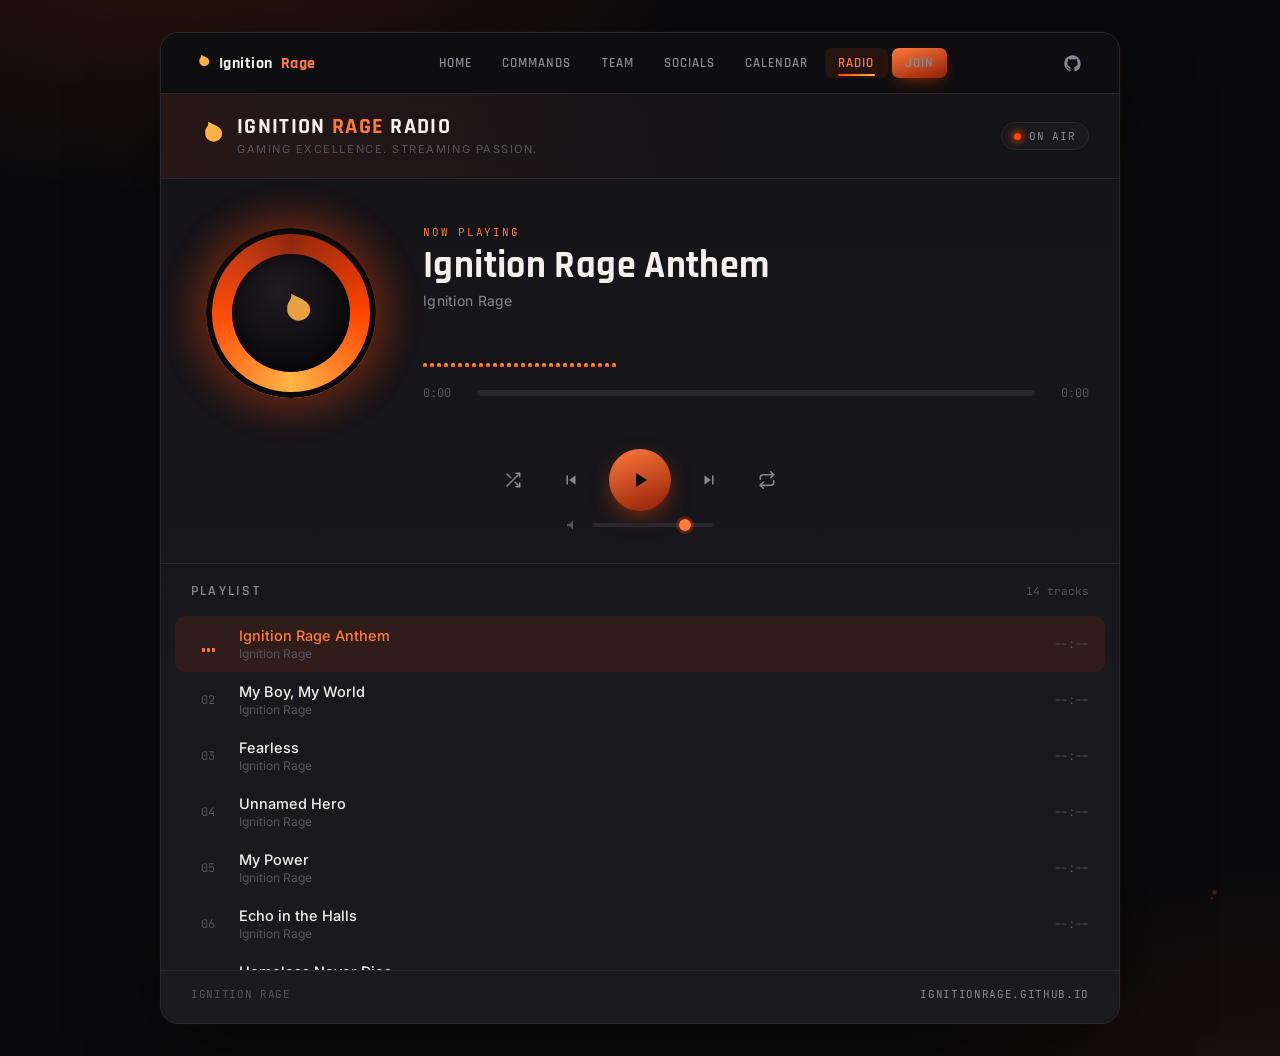
<file: radio/index.html>
<!DOCTYPE html>
<html lang="en">
<head>
<meta charset="UTF-8">
<meta name="viewport" content="width=device-width, initial-scale=1.0">
<title>Ignition Rage Radio</title>
<meta name="theme-color" content="#ff4500">
<link rel="preconnect" href="https://fonts.googleapis.com">
<link rel="preconnect" href="https://fonts.gstatic.com" crossorigin>
<link href="https://fonts.googleapis.com/css2?family=Rajdhani:wght@500;600;700&family=Inter:wght@400;500;600&family=JetBrains+Mono:wght@500&display=swap" rel="stylesheet">
      <!-- Favicon -->
    <link rel="icon" type="image/png" sizes="16x16" href="https://github.com/IgnitionRage.png">
    <link rel="icon" type="image/png" sizes="32x32" href="https://github.com/IgnitionRage.png">
    <link rel="apple-touch-icon" href="https://github.com/IgnitionRage.png">
    
<style>
  :root{
    --void:#0a0a0c;
    --panel:#141317;
    --panel-2:#1b1a1f;
    --line:#2a282e;
    --ember:#ff4500;
    --ember-bright:#ff7a3d;
    --ember-deep:#8f1f06;
    --gold:#ffb347;
    --ash:#8b8892;
    --ash-dim:#57545c;
    --white:#f4f1ec;
  }
  *{box-sizing:border-box;}
  html,body{margin:0;padding:0;}
  body{
    min-height:100vh;
    background:
      radial-gradient(ellipse 900px 500px at 15% -10%, rgba(255,69,0,0.16), transparent 60%),
      radial-gradient(ellipse 700px 500px at 100% 110%, rgba(255,69,0,0.10), transparent 60%),
      var(--void);
    color:var(--white);
    font-family:'Inter',sans-serif;
    display:flex;
    align-items:center;
    justify-content:center;
    padding:32px 16px;
  }

  /* faint moving ember particles behind everything */
  #emberField{
    position:fixed; inset:0; z-index:0; pointer-events:none; opacity:0.55;
  }

  .app{
    position:relative;
    z-index:1;
    width:100%;
    max-width:960px;
    background:linear-gradient(180deg, var(--panel), var(--panel-2));
    border:1px solid var(--line);
    border-radius:18px;
    overflow:hidden;
    box-shadow:0 30px 80px -20px rgba(0,0,0,0.7), 0 0 0 1px rgba(255,69,0,0.04);
  }

  /* ===== HEADER ===== */
  /* ===== SITE NAVBAR ===== */
  nav.site-nav{
    display:flex;
    align-items:center;
    justify-content:space-between;
    gap:16px;
    padding:14px 30px;
    border-bottom:1px solid var(--line);
    background:rgba(10,10,12,0.6);
  }
  .site-nav .nav-brand{
    display:flex; align-items:center; gap:8px;
    font-family:'Rajdhani',sans-serif;
    font-weight:700;
    font-size:16px;
    letter-spacing:0.03em;
    color:var(--white);
    text-decoration:none;
    flex:none;
  }
  .site-nav .nav-brand svg{ width:20px; height:20px; }
  .site-nav .nav-brand span{ color:var(--ember-bright); }
  .nav-links{
    list-style:none;
    display:flex;
    align-items:center;
    gap:4px;
    margin:0; padding:0;
    flex-wrap:wrap;
  }
  .nav-links a{
    display:inline-block;
    position:relative;
    padding:7px 13px;
    font-family:'Rajdhani',sans-serif;
    font-weight:600;
    font-size:13px;
    letter-spacing:0.08em;
    text-transform:uppercase;
    color:var(--ash);
    text-decoration:none;
    border-radius:7px;
    transition:color 0.15s, background 0.15s;
  }
  .nav-links a:hover{ color:var(--white); background:rgba(255,255,255,0.05); }
  .nav-links a.current{ color:var(--ember-bright); background:rgba(255,69,0,0.10); }
  .nav-links a.current::after{
    content:'';
    position:absolute; left:13px; right:13px; bottom:2px;
    height:2px; border-radius:2px;
    background:linear-gradient(90deg, var(--ember), var(--gold));
  }
  .nav-cta{
    display:inline-flex; align-items:center; gap:6px;
    padding:8px 16px;
    font-family:'Rajdhani',sans-serif;
    font-weight:700;
    font-size:12px;
    letter-spacing:0.08em;
    text-transform:uppercase;
    color:var(--void);
    background:linear-gradient(160deg, var(--ember-bright), var(--ember-deep));
    border-radius:999px;
    text-decoration:none;
    flex:none;
    box-shadow:0 6px 16px -6px rgba(255,69,0,0.6);
    transition:filter 0.15s, transform 0.1s;
  }
  .nav-cta:hover{ filter:brightness(1.1); }
  .nav-cta:active{ transform:scale(0.96); }
  .nav-github{
    display:flex; align-items:center; justify-content:center;
    width:32px; height:32px;
    border-radius:50%;
    color:var(--ash);
    flex:none;
    transition:color 0.15s, background 0.15s;
  }
  .nav-github:hover{ color:var(--white); background:rgba(255,255,255,0.06); }
  .nav-github svg{ width:17px; height:17px; }
  .nav-toggle{
    display:none;
    background:none; border:1px solid var(--line); border-radius:7px;
    width:36px; height:36px;
    align-items:center; justify-content:center;
    color:var(--white); cursor:pointer; flex:none;
  }
  .nav-toggle svg{ width:18px; height:18px; }

  @media (max-width:760px){
    nav.site-nav{ flex-wrap:wrap; }
    .nav-toggle{ display:flex; }
    .nav-links{
      display:none;
      width:100%;
      flex-direction:column;
      align-items:stretch;
      gap:2px;
      order:3;
      padding-top:10px;
      border-top:1px solid var(--line);
      margin-top:10px;
    }
    .nav-links.open{ display:flex; }
    .nav-links a{ padding:10px 12px; }
  }

  header{
    display:flex;
    align-items:center;
    justify-content:space-between;
    padding:22px 30px;
    border-bottom:1px solid var(--line);
    background:linear-gradient(90deg, rgba(255,69,0,0.08), transparent 60%);
  }
  .brand{
    display:flex;
    align-items:center;
    gap:12px;
  }
  .brand-mark{
    width:34px;height:34px;
    flex:none;
  }
  .brand h1{
    font-family:'Rajdhani',sans-serif;
    font-weight:700;
    font-size:22px;
    letter-spacing:0.06em;
    margin:0;
    text-transform:uppercase;
    line-height:1;
  }
  .brand h1 span{color:var(--ember-bright);}
  .brand p{
    margin:4px 0 0;
    font-size:11px;
    letter-spacing:0.14em;
    text-transform:uppercase;
    color:var(--ash-dim);
  }
  .live-pill{
    display:flex;
    align-items:center;
    gap:8px;
    font-family:'JetBrains Mono',monospace;
    font-size:11px;
    letter-spacing:0.08em;
    color:var(--ash);
    border:1px solid var(--line);
    padding:6px 12px;
    border-radius:999px;
    background:rgba(255,255,255,0.02);
  }
  .live-dot{
    width:7px;height:7px;border-radius:50%;
    background:var(--ember);
    box-shadow:0 0 8px 1px var(--ember);
    animation:pulse 1.6s ease-in-out infinite;
  }
  @keyframes pulse{
    0%,100%{opacity:1; transform:scale(1);}
    50%{opacity:0.45; transform:scale(0.8);}
  }

  /* ===== NOW PLAYING ===== */
  .stage{
    display:grid;
    grid-template-columns:200px 1fr;
    gap:32px;
    padding:34px 30px 10px;
  }
  .core-wrap{
    position:relative;
    width:200px;height:200px;
    display:flex;align-items:center;justify-content:center;
  }
  .core-glow{
    position:absolute; inset:-30px;
    border-radius:50%;
    background:radial-gradient(circle, rgba(255,69,0,0.35), transparent 70%);
    filter:blur(6px);
    animation:breathe 3.2s ease-in-out infinite;
  }
  @keyframes breathe{
    0%,100%{transform:scale(0.94); opacity:0.7;}
    50%{transform:scale(1.05); opacity:1;}
  }
  .core{
    position:relative;
    width:170px;height:170px;
    border-radius:50%;
    background:
      radial-gradient(circle at 35% 30%, rgba(255,255,255,0.08), transparent 55%),
      conic-gradient(from 0deg, var(--ember-deep), var(--ember), var(--gold), var(--ember), var(--ember-deep));
    display:flex;align-items:center;justify-content:center;
    box-shadow:inset 0 0 0 6px var(--void), 0 0 40px rgba(255,69,0,0.35);
  }
  .core.spinning{ animation:spin 6s linear infinite; }
  @keyframes spin{ to{ transform:rotate(360deg); } }
  .core-inner{
    width:118px;height:118px;
    border-radius:50%;
    background:radial-gradient(circle at 40% 30%, #1f1c22, #0c0b0e 70%);
    display:flex;align-items:center;justify-content:center;
    box-shadow:inset 0 0 18px rgba(0,0,0,0.6);
  }
  .core-icon{ width:46px; height:46px; opacity:0.9; }

  .track-info{ min-width:0; display:flex; flex-direction:column; justify-content:center; }
  .eyebrow{
    font-family:'JetBrains Mono',monospace;
    font-size:11px;
    letter-spacing:0.16em;
    color:var(--ember-bright);
    text-transform:uppercase;
    margin:0 0 8px;
  }
  .track-title{
    font-family:'Rajdhani',sans-serif;
    font-weight:700;
    font-size:clamp(26px,4vw,38px);
    line-height:1.05;
    margin:0;
    letter-spacing:0.01em;
    white-space:nowrap; overflow:hidden; text-overflow:ellipsis;
  }
  .track-artist{
    margin:6px 0 0;
    color:var(--ash);
    font-size:14px;
    letter-spacing:0.02em;
  }

  /* equalizer */
  .eq{
    display:flex; align-items:flex-end; gap:3px;
    height:40px; margin-top:18px;
  }
  .eq span{
    display:block;
    width:4px;
    border-radius:2px 2px 0 0;
    background:linear-gradient(180deg, var(--gold), var(--ember));
    height:4px;
    transform-origin:bottom;
    transition:height 0.09s linear;
  }

  /* progress */
  .progress-row{
    display:flex; align-items:center; gap:12px;
    margin-top:18px;
  }
  .time{
    font-family:'JetBrains Mono',monospace;
    font-size:12px;
    color:var(--ash-dim);
    width:42px;
    flex:none;
  }
  .time.end{ text-align:right; }
  .bar{
    position:relative;
    flex:1;
    height:6px;
    border-radius:999px;
    background:var(--line);
    cursor:pointer;
    overflow:hidden;
  }
  .bar-fill{
    position:absolute; inset:0 auto 0 0;
    width:0%;
    background:linear-gradient(90deg, var(--ember-deep), var(--ember-bright));
    border-radius:999px;
  }
  .bar-fill::after{
    content:'';
    position:absolute; right:-1px; top:50%;
    width:12px;height:12px;
    transform:translate(50%,-50%);
    background:var(--white);
    border-radius:50%;
    box-shadow:0 0 0 3px rgba(255,69,0,0.35);
    opacity:0;
    transition:opacity 0.15s;
  }
  .bar:hover .bar-fill::after{ opacity:1; }

  /* controls */
  .controls{
    display:flex; align-items:center; justify-content:center;
    gap:18px;
    margin:26px 0 6px;
  }
  .ctrl-btn{
    background:none; border:none; cursor:pointer;
    color:var(--ash);
    display:flex; align-items:center; justify-content:center;
    width:40px;height:40px;
    border-radius:50%;
    transition:color 0.15s, background 0.15s, transform 0.1s;
  }
  .ctrl-btn:hover{ color:var(--white); background:rgba(255,255,255,0.05); }
  .ctrl-btn:active{ transform:scale(0.92); }
  .ctrl-btn.active{ color:var(--ember-bright); }
  .ctrl-btn svg{ width:18px; height:18px; }
  .play-btn{
    width:62px; height:62px;
    background:linear-gradient(160deg, var(--ember-bright), var(--ember-deep));
    color:var(--void);
    box-shadow:0 8px 24px -6px rgba(255,69,0,0.6);
  }
  .play-btn:hover{ background:linear-gradient(160deg, var(--gold), var(--ember)); color:#1a0a00; }
  .play-btn svg{ width:24px; height:24px; }

  .volume-row{
    display:flex; align-items:center; justify-content:center; gap:10px;
    margin:4px 0 30px;
  }
  .volume-row svg{ width:16px; height:16px; color:var(--ash-dim); flex:none; }
  input[type="range"].volume{
    -webkit-appearance:none; appearance:none;
    width:120px; height:4px;
    background:var(--line);
    border-radius:999px;
    outline:none;
  }
  input[type="range"].volume::-webkit-slider-thumb{
    -webkit-appearance:none;
    width:12px;height:12px;border-radius:50%;
    background:var(--ember-bright);
    cursor:pointer;
    box-shadow:0 0 0 3px rgba(255,69,0,0.25);
  }
  input[type="range"].volume::-moz-range-thumb{
    width:12px;height:12px;border-radius:50%;
    background:var(--ember-bright); border:none; cursor:pointer;
  }

  /* ===== PLAYLIST ===== */
  .playlist-wrap{ border-top:1px solid var(--line); }
  .playlist-head{
    display:flex; align-items:center; justify-content:space-between;
    padding:18px 30px 10px;
  }
  .playlist-head h2{
    font-family:'Rajdhani',sans-serif;
    font-size:14px;
    letter-spacing:0.16em;
    text-transform:uppercase;
    color:var(--ash);
    margin:0;
    font-weight:600;
  }
  .playlist-head .count{
    font-family:'JetBrains Mono',monospace;
    font-size:11px;
    color:var(--ash-dim);
  }
  ul.playlist{
    list-style:none; margin:0; padding:6px 14px 20px;
    max-height:360px; overflow-y:auto;
  }
  ul.playlist::-webkit-scrollbar{ width:8px; }
  ul.playlist::-webkit-scrollbar-thumb{ background:var(--line); border-radius:999px; }

  .track-row{
    display:grid;
    grid-template-columns:34px 1fr auto;
    align-items:center;
    gap:14px;
    padding:11px 16px;
    border-radius:10px;
    cursor:pointer;
    transition:background 0.15s;
  }
  .track-row:hover{ background:rgba(255,255,255,0.04); }
  .track-row.playing{ background:rgba(255,69,0,0.10); }

  .track-index{
    font-family:'JetBrains Mono',monospace;
    font-size:12px;
    color:var(--ash-dim);
    text-align:center;
    position:relative;
  }
  .track-row.playing .track-index{ color:transparent; }
  .mini-bars{
    display:none;
    position:absolute; inset:0;
    align-items:flex-end; justify-content:center; gap:2px;
  }
  .track-row.playing .mini-bars{ display:flex; }
  .mini-bars span{
    width:3px; background:var(--ember-bright); border-radius:1px;
    height:4px; animation:mini 0.9s ease-in-out infinite;
  }
  .mini-bars span:nth-child(2){ animation-delay:0.15s; }
  .mini-bars span:nth-child(3){ animation-delay:0.3s; }
  @keyframes mini{
    0%,100%{ height:4px; } 50%{ height:14px; }
  }

  .track-meta{ min-width:0; }
  .track-meta .t-title{
    font-size:14.5px; font-weight:500;
    white-space:nowrap; overflow:hidden; text-overflow:ellipsis;
    color:var(--white);
  }
  .track-row.playing .t-title{ color:var(--ember-bright); }
  .track-meta .t-artist{
    font-size:12px; color:var(--ash-dim); margin-top:2px;
    white-space:nowrap; overflow:hidden; text-overflow:ellipsis;
  }
  .t-time{
    font-family:'JetBrains Mono',monospace;
    font-size:12px; color:var(--ash-dim);
  }

  footer{
    padding:16px 30px 22px;
    border-top:1px solid var(--line);
    display:flex; align-items:center; justify-content:space-between;
    font-size:11px; letter-spacing:0.06em; color:var(--ash-dim);
    text-transform:uppercase;
    font-family:'JetBrains Mono',monospace;
  }
  footer a{ color:var(--ash); text-decoration:none; }
  footer a:hover{ color:var(--ember-bright); }

  @media (max-width:640px){
    .stage{ grid-template-columns:1fr; text-align:center; }
    .core-wrap{ margin:0 auto; }
    .eq{ justify-content:center; }
    .track-title{ white-space:normal; }
  }
</style>
</head>
<body>

<canvas id="emberField"></canvas>

<div class="app">

  <nav class="site-nav">
    <a class="nav-brand" href="https://ignitionrage.github.io/">
      <svg viewBox="0 0 24 24" fill="none"><path d="M12 2c1 3-2 4-2 7a4 4 0 0 0 8 0c0-1-.5-2-1-2 1 3-1 4-2 4a2 2 0 0 1-2-2c0-2 2-2.5 1-5-1.5 1-4 2-4 6a6 6 0 0 0 12 0C22 6 16 4 12 2z" fill="url(#navG)"/><defs><linearGradient id="navG" x1="0" y1="0" x2="0" y2="24"><stop stop-color="#ffb347"/><stop offset="1" stop-color="#ff4500"/></linearGradient></defs></svg>
      Ignition<span>Rage</span>
    </a>

    <button class="nav-toggle" id="navToggle" aria-label="Toggle navigation" aria-expanded="false">
      <svg viewBox="0 0 24 24" fill="none" stroke="currentColor" stroke-width="2" stroke-linecap="round"><line x1="3" y1="6" x2="21" y2="6"/><line x1="3" y1="12" x2="21" y2="12"/><line x1="3" y1="18" x2="21" y2="18"/></svg>
    </button>

    <ul class="nav-links" id="navLinks">
      <li><a href="https://ignitionrage.github.io/">Home</a></li>
      <li><a href="https://ignitionrage.github.io/cmds">Commands</a></li>
      <li><a href="https://ignitionrage.github.io/team">Team</a></li>
      <li><a href="https://ignitionrage.github.io/social">Socials</a></li>
      <li><a href="https://ignitionrage.github.io/calendar">Calendar</a></li>
      <li><a class="current" href="#">Radio</a></li>
      <li><a class="nav-cta" href="https://ignitionrage.github.io/#join">Join</a></li>
    </ul>

    <a class="nav-github" href="https://github.com/IgnitionRage" target="_blank" rel="noopener" title="IgnitionRage on GitHub">
      <svg viewBox="0 0 24 24" fill="currentColor"><path d="M12 .5C5.65.5.5 5.65.5 12c0 5.09 3.29 9.4 7.86 10.93.58.1.79-.25.79-.56 0-.28-.01-1.02-.02-2-3.2.7-3.88-1.54-3.88-1.54-.52-1.33-1.28-1.69-1.28-1.69-1.05-.72.08-.7.08-.7 1.16.08 1.77 1.19 1.77 1.19 1.03 1.77 2.7 1.26 3.36.96.1-.75.4-1.26.73-1.55-2.55-.29-5.24-1.28-5.24-5.69 0-1.26.45-2.29 1.19-3.1-.12-.29-.52-1.46.11-3.05 0 0 .97-.31 3.18 1.18a11 11 0 0 1 5.79 0c2.2-1.49 3.17-1.18 3.17-1.18.63 1.59.23 2.76.11 3.05.74.81 1.19 1.84 1.19 3.1 0 4.42-2.69 5.4-5.25 5.68.41.36.78 1.07.78 2.16 0 1.56-.01 2.82-.01 3.2 0 .31.21.67.8.56A10.98 10.98 0 0 0 23.5 12c0-6.35-5.15-11.5-11.5-11.5z"/></svg>
    </a>
  </nav>

  <header>
    <div class="brand">
      <svg class="brand-mark" viewBox="0 0 24 24" fill="none">
        <path d="M12 2c1 3-2 4-2 7a4 4 0 0 0 8 0c0-1-.5-2-1-2 1 3-1 4-2 4a2 2 0 0 1-2-2c0-2 2-2.5 1-5-1.5 1-4 2-4 6a6 6 0 0 0 12 0C22 6 16 4 12 2z" fill="url(#g1)"/>
        <defs><linearGradient id="g1" x1="0" y1="0" x2="0" y2="24"><stop stop-color="#ffb347"/><stop offset="1" stop-color="#ff4500"/></linearGradient></defs>
      </svg>
      <div>
        <h1>IGNITION <span>RAGE</span> RADIO</h1>
        <p>Gaming Excellence. Streaming Passion.</p>
      </div>
    </div>
    <div class="live-pill"><span class="live-dot"></span> ON AIR</div>
  </header>

  <div class="stage">
    <div class="core-wrap">
      <div class="core-glow"></div>
      <div class="core" id="core">
        <div class="core-inner">
          <svg class="core-icon" viewBox="0 0 24 24" fill="none">
            <path d="M12 2c1 3-2 4-2 7a4 4 0 0 0 8 0c0-1-.5-2-1-2 1 3-1 4-2 4a2 2 0 0 1-2-2c0-2 2-2.5 1-5-1.5 1-4 2-4 6a6 6 0 0 0 12 0C22 6 16 4 12 2z" fill="url(#g2)"/>
            <defs><linearGradient id="g2" x1="0" y1="0" x2="0" y2="24"><stop stop-color="#ffb347"/><stop offset="1" stop-color="#ff4500"/></linearGradient></defs>
          </svg>
        </div>
      </div>
    </div>

    <div class="track-info">
      <p class="eyebrow" id="nowPlayingLabel">Now Playing</p>
      <h2 class="track-title" id="trackTitle">Loading…</h2>
      <p class="track-artist" id="trackArtist">Ignition Rage Radio</p>
      <div class="eq" id="eq"></div>

      <div class="progress-row">
        <span class="time" id="timeCurrent">0:00</span>
        <div class="bar" id="seekBar"><div class="bar-fill" id="seekFill"></div></div>
        <span class="time end" id="timeTotal">0:00</span>
      </div>
    </div>
  </div>

  <div class="controls">
    <button class="ctrl-btn" id="shuffleBtn" title="Shuffle">
      <svg viewBox="0 0 24 24" fill="none" stroke="currentColor" stroke-width="2" stroke-linecap="round" stroke-linejoin="round"><polyline points="16 3 21 3 21 8"/><line x1="4" y1="20" x2="21" y2="3"/><polyline points="21 16 21 21 16 21"/><line x1="15" y1="15" x2="21" y2="21"/><line x1="4" y1="4" x2="9" y2="9"/></svg>
    </button>
    <button class="ctrl-btn" id="prevBtn" title="Previous">
      <svg viewBox="0 0 24 24" fill="currentColor"><path d="M6 6h2v12H6zm3.5 6 8.5 6V6z"/></svg>
    </button>
    <button class="ctrl-btn play-btn" id="playBtn" title="Play">
      <svg id="playIcon" viewBox="0 0 24 24" fill="currentColor"><path d="M8 5v14l11-7z"/></svg>
    </button>
    <button class="ctrl-btn" id="nextBtn" title="Next">
      <svg viewBox="0 0 24 24" fill="currentColor"><path d="M16 6h2v12h-2zM6 6l8.5 6L6 18z"/></svg>
    </button>
    <button class="ctrl-btn" id="repeatBtn" title="Repeat">
      <svg viewBox="0 0 24 24" fill="none" stroke="currentColor" stroke-width="2" stroke-linecap="round" stroke-linejoin="round"><polyline points="17 1 21 5 17 9"/><path d="M3 11V9a4 4 0 0 1 4-4h14"/><polyline points="7 23 3 19 7 15"/><path d="M21 13v2a4 4 0 0 1-4 4H3"/></svg>
    </button>
  </div>

  <div class="volume-row">
    <svg viewBox="0 0 24 24" fill="currentColor"><path d="M3 10v4h4l5 5V5L7 10H3z"/></svg>
    <input type="range" class="volume" id="volume" min="0" max="100" value="80">
  </div>

  <div class="playlist-wrap">
    <div class="playlist-head">
      <h2>Playlist</h2>
      <span class="count" id="trackCount">0 tracks</span>
    </div>
    <ul class="playlist" id="playlist"></ul>
  </div>

  <footer>
    <span>Ignition Rage</span>
    <a href="https://ignitionrage.github.io/" target="_blank" rel="noopener">ignitionrage.github.io</a>
  </footer>

</div>

<audio id="audio" preload="metadata"></audio>

<script>
(function(){
  // ---------- Fallback playlist (used if songs.json can't be fetched, e.g. opened as a local file) ----------
  const FALLBACK_TRACKS = [
    { title: "Ignition Rage Anthem", artist: "Ignition Rage", file: "Ignition-Rage-Anthem.mp3" },
    { title: "My Boy, My World", artist: "Ignition Rage", file: "My-Boy--My-World.mp3" },
    { title: "Fearless", artist: "Ignition Rage", file: "Fearless.mp3" },
    { title: "Unnamed Hero", artist: "Ignition Rage", file: "Unnamed-Hero.mp3" },
    { title: "My Power", artist: "Ignition Rage", file: "My-Power.mp3" },
    { title: "Echo in the Halls", artist: "Ignition Rage", file: "Echo-in-the-Halls.mp3" },
    { title: "Homeless Never Dies", artist: "Ignition Rage", file: "HomelesNeverDies.mp3" },
    { title: "Rise of the Small Sailors", artist: "Ignition Rage", file: "Rise-of-the-Small-Sailors.mp3" },
    { title: "Pixel Heroes", artist: "Ignition Rage", file: "Pixel-Heroes.mp3" },
    { title: "Small Giants Rising", artist: "Ignition Rage", file: "Small-Giants-Rising.mp3" },
    { title: "When the Game Gets Sad", artist: "Ignition Rage", file: "When-the-Game-Gets-Sad.mp3" },
    { title: "Rise and Roar", artist: "Ignition Rage", file: "Rise-and-Roar.mp3" },
    { title: "Raise the Blade", artist: "Ignition Rage", file: "Raise-the-Blade.mp3" },
    { title: "Phoenix Rising", artist: "Ignition Rage", file: "Phoenix-Rising.mp3" }
  ];

  const audio = document.getElementById('audio');
  const playBtn = document.getElementById('playBtn');
  const playIcon = document.getElementById('playIcon');
  const prevBtn = document.getElementById('prevBtn');
  const nextBtn = document.getElementById('nextBtn');
  const shuffleBtn = document.getElementById('shuffleBtn');
  const repeatBtn = document.getElementById('repeatBtn');
  const seekBar = document.getElementById('seekBar');
  const seekFill = document.getElementById('seekFill');
  const timeCurrent = document.getElementById('timeCurrent');
  const timeTotal = document.getElementById('timeTotal');
  const trackTitle = document.getElementById('trackTitle');
  const trackArtist = document.getElementById('trackArtist');
  const playlistEl = document.getElementById('playlist');
  const trackCount = document.getElementById('trackCount');
  const volume = document.getElementById('volume');
  const core = document.getElementById('core');
  const eq = document.getElementById('eq');

  const ICON_PLAY = '<path d="M8 5v14l11-7z"/>';
  const ICON_PAUSE = '<path d="M6 5h4v14H6zM14 5h4v14h-4z"/>';

  let tracks = [];
  let currentIndex = 0;
  let isShuffled = false;
  let repeatMode = 0; // 0 off, 1 repeat all, 2 repeat one
  let shuffleOrder = [];

  // --- build equalizer bars (idle css-driven + audio-reactive when playing) ---
  const BAR_COUNT = 28;
  for(let i=0;i<BAR_COUNT;i++){
    const s = document.createElement('span');
    eq.appendChild(s);
  }
  const eqBars = eq.querySelectorAll('span');

  function formatTime(sec){
    if(!isFinite(sec) || sec < 0) sec = 0;
    const m = Math.floor(sec/60);
    const s = Math.floor(sec%60).toString().padStart(2,'0');
    return `${m}:${s}`;
  }

  function loadPlaylist(list){
    tracks = list;
    trackCount.textContent = tracks.length + (tracks.length === 1 ? ' track' : ' tracks');
    playlistEl.innerHTML = '';
    tracks.forEach((t, i) => {
      const li = document.createElement('li');
      li.className = 'track-row';
      li.dataset.index = i;
      li.innerHTML = `
        <span class="track-index">${String(i+1).padStart(2,'0')}
          <span class="mini-bars"><span></span><span></span><span></span></span>
        </span>
        <span class="track-meta">
          <div class="t-title">${escapeHtml(t.title)}</div>
          <div class="t-artist">${escapeHtml(t.artist || 'Ignition Rage')}</div>
        </span>
        <span class="t-time" data-time>--:--</span>
      `;
      li.addEventListener('click', () => playTrack(i));
      playlistEl.appendChild(li);
    });
    highlightPlaying();
    loadTrack(0, false);
  }

  function escapeHtml(str){
    const d = document.createElement('div');
    d.textContent = str;
    return d.innerHTML;
  }

  function loadTrack(index, autoplay){
    if(!tracks.length) return;
    currentIndex = index;
    const t = tracks[currentIndex];
    audio.src = t.file;
    trackTitle.textContent = t.title;
    trackArtist.textContent = t.artist || 'Ignition Rage';
    document.title = `${t.title} — Ignition Rage Radio`;
    highlightPlaying();
    if(autoplay){
      audio.play().catch(()=>{});
    }
  }

  function playTrack(index){
    loadTrack(index, true);
  }

  function highlightPlaying(){
    document.querySelectorAll('.track-row').forEach(row => {
      row.classList.toggle('playing', Number(row.dataset.index) === currentIndex);
    });
    const activeRow = playlistEl.querySelector(`.track-row[data-index="${currentIndex}"]`);
    if(activeRow) activeRow.scrollIntoView({block:'nearest'});
  }

  function togglePlay(){
    if(audio.paused){
      audio.play().catch(()=>{});
    } else {
      audio.pause();
    }
  }

  function nextTrack(){
    if(!tracks.length) return;
    let idx;
    if(isShuffled){
      idx = shuffleOrder[(shuffleOrder.indexOf(currentIndex) + 1) % shuffleOrder.length];
    } else {
      idx = (currentIndex + 1) % tracks.length;
    }
    playTrack(idx);
  }

  function prevTrack(){
    if(!tracks.length) return;
    if(audio.currentTime > 3){
      audio.currentTime = 0;
      return;
    }
    let idx;
    if(isShuffled){
      const pos = shuffleOrder.indexOf(currentIndex);
      idx = shuffleOrder[(pos - 1 + shuffleOrder.length) % shuffleOrder.length];
    } else {
      idx = (currentIndex - 1 + tracks.length) % tracks.length;
    }
    playTrack(idx);
  }

  function buildShuffleOrder(){
    shuffleOrder = tracks.map((_, i) => i);
    for(let i = shuffleOrder.length - 1; i > 0; i--){
      const j = Math.floor(Math.random() * (i+1));
      [shuffleOrder[i], shuffleOrder[j]] = [shuffleOrder[j], shuffleOrder[i]];
    }
  }

  // ---------- events ----------
  playBtn.addEventListener('click', togglePlay);
  nextBtn.addEventListener('click', nextTrack);
  prevBtn.addEventListener('click', prevTrack);

  shuffleBtn.addEventListener('click', () => {
    isShuffled = !isShuffled;
    shuffleBtn.classList.toggle('active', isShuffled);
    if(isShuffled) buildShuffleOrder();
  });

  repeatBtn.addEventListener('click', () => {
    repeatMode = (repeatMode + 1) % 3;
    repeatBtn.classList.toggle('active', repeatMode !== 0);
    repeatBtn.style.opacity = repeatMode === 2 ? '1' : '';
    repeatBtn.title = repeatMode === 0 ? 'Repeat off' : repeatMode === 1 ? 'Repeat all' : 'Repeat one';
  });

  audio.addEventListener('play', () => {
    playIcon.outerHTML = `<svg id="playIcon" viewBox="0 0 24 24" fill="currentColor">${ICON_PAUSE}</svg>`;
    document.getElementById('playIcon').setAttribute('viewBox','0 0 24 24');
    core.classList.add('spinning');
    startVisualizer();
  });
  audio.addEventListener('pause', () => {
    const el = document.getElementById('playIcon');
    el.outerHTML = `<svg id="playIcon" viewBox="0 0 24 24" fill="currentColor">${ICON_PLAY}</svg>`;
    core.classList.remove('spinning');
  });
  audio.addEventListener('ended', () => {
    if(repeatMode === 2){
      audio.currentTime = 0;
      audio.play().catch(()=>{});
    } else if(repeatMode === 1 || currentIndex < tracks.length - 1 || isShuffled){
      nextTrack();
    }
  });

  audio.addEventListener('loadedmetadata', () => {
    timeTotal.textContent = formatTime(audio.duration);
    const row = playlistEl.querySelector(`.track-row[data-index="${currentIndex}"] [data-time]`);
    if(row) row.textContent = formatTime(audio.duration);
  });

  audio.addEventListener('timeupdate', () => {
    timeCurrent.textContent = formatTime(audio.currentTime);
    const pct = audio.duration ? (audio.currentTime / audio.duration) * 100 : 0;
    seekFill.style.width = pct + '%';
  });

  seekBar.addEventListener('click', (e) => {
    const rect = seekBar.getBoundingClientRect();
    const pct = (e.clientX - rect.left) / rect.width;
    if(audio.duration) audio.currentTime = pct * audio.duration;
  });

  volume.addEventListener('input', () => {
    audio.volume = volume.value / 100;
  });
  audio.volume = volume.value / 100;

  // ---------- audio-reactive equalizer (Web Audio API) ----------
  let audioCtx, analyser, source, dataArray, rafId;
  function ensureAudioGraph(){
    if(audioCtx) return;
    try{
      audioCtx = new (window.AudioContext || window.webkitAudioContext)();
      source = audioCtx.createMediaElementSource(audio);
      analyser = audioCtx.createAnalyser();
      analyser.fftSize = 64;
      source.connect(analyser);
      analyser.connect(audioCtx.destination);
      dataArray = new Uint8Array(analyser.frequencyBinCount);
    }catch(e){ /* Web Audio unavailable — fall back to idle animation */ }
  }

  function startVisualizer(){
    ensureAudioGraph();
    if(audioCtx && audioCtx.state === 'suspended') audioCtx.resume();
    cancelAnimationFrame(rafId);
    tick();
  }

  function tick(){
    if(audio.paused){ return; }
    rafId = requestAnimationFrame(tick);
    if(analyser){
      analyser.getByteFrequencyData(dataArray);
      const n = eqBars.length;
      for(let i=0;i<n;i++){
        const v = dataArray[Math.floor(i * dataArray.length / n)] || 0;
        const h = 4 + (v/255) * 36;
        eqBars[i].style.height = h + 'px';
      }
    } else {
      // idle fallback flicker
      eqBars.forEach(b => {
        b.style.height = (4 + Math.random() * 28) + 'px';
      });
    }
  }

  // ---------- mobile nav toggle ----------
  const navToggle = document.getElementById('navToggle');
  const navLinksEl = document.getElementById('navLinks');
  if(navToggle && navLinksEl){
    navToggle.addEventListener('click', () => {
      const open = navLinksEl.classList.toggle('open');
      navToggle.setAttribute('aria-expanded', open ? 'true' : 'false');
    });
  }

  // ---------- keyboard shortcuts ----------
  document.addEventListener('keydown', (e) => {
    if(e.target.tagName === 'INPUT') return;
    if(e.code === 'Space'){ e.preventDefault(); togglePlay(); }
    if(e.code === 'ArrowRight'){ nextTrack(); }
    if(e.code === 'ArrowLeft'){ prevTrack(); }
  });

  // ---------- background ember particle field ----------
  (function emberField(){
    const canvas = document.getElementById('emberField');
    const ctx = canvas.getContext('2d');
    let w, h, particles;
    function resize(){
      w = canvas.width = window.innerWidth;
      h = canvas.height = window.innerHeight;
    }
    function makeParticles(){
      particles = Array.from({length: 46}, () => ({
        x: Math.random()*w,
        y: h + Math.random()*h,
        r: 0.6 + Math.random()*1.8,
        speed: 0.15 + Math.random()*0.5,
        drift: (Math.random()-0.5)*0.3,
        alpha: 0.15 + Math.random()*0.35
      }));
    }
    function loop(){
      ctx.clearRect(0,0,w,h);
      particles.forEach(p => {
        p.y -= p.speed;
        p.x += p.drift;
        if(p.y < -10){ p.y = h + 10; p.x = Math.random()*w; }
        ctx.beginPath();
        ctx.arc(p.x, p.y, p.r, 0, Math.PI*2);
        ctx.fillStyle = `rgba(255,${100+Math.floor(Math.random()*60)},40,${p.alpha})`;
        ctx.fill();
      });
      requestAnimationFrame(loop);
    }
    window.addEventListener('resize', () => { resize(); });
    resize(); makeParticles(); loop();
  })();

  // ---------- load playlist: try songs.json, fall back to embedded list ----------
  fetch('songs.json')
    .then(r => { if(!r.ok) throw new Error('bad response'); return r.json(); })
    .then(data => {
      const list = Array.isArray(data) ? data : data.tracks;
      loadPlaylist(list && list.length ? list : FALLBACK_TRACKS);
    })
    .catch(() => loadPlaylist(FALLBACK_TRACKS));

})();
</script>
</body>
</html>
</file>
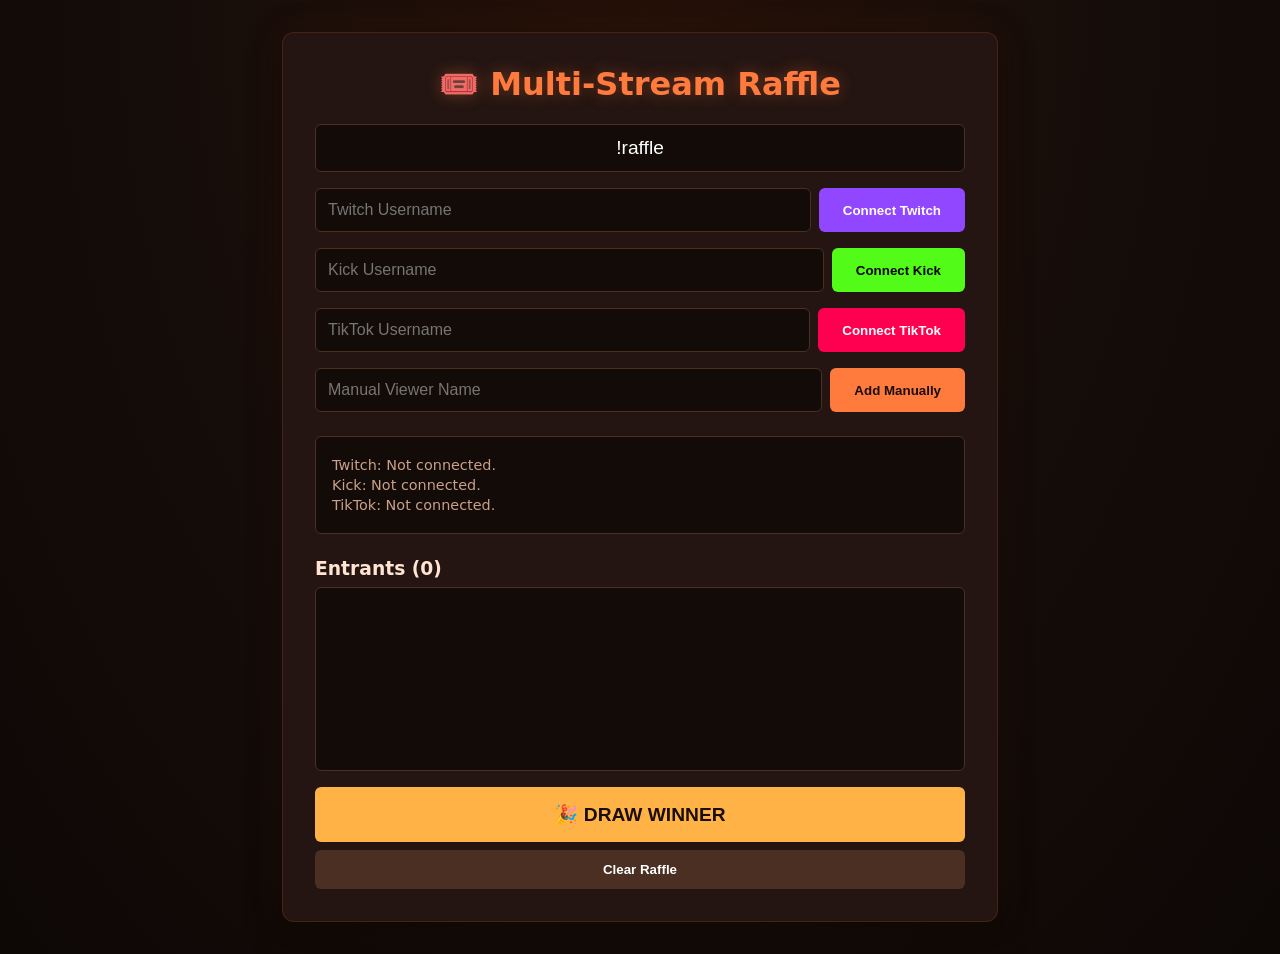
<file: raffle/index.html>
<!DOCTYPE html>
<html lang="en">
<head>
    <meta charset="UTF-8">
    <meta name="viewport" content="width=device-width, initial-scale=1.0">
    <title>Stream Raffle System - Twitch & Kick</title>
    <!-- Kick uses Pusher for their WebSockets. We have to load it from their CDN. -->
    <script src="https://js.pusher.com/8.3.0/pusher.min.js"></script>
    <script src="https://code.jquery.com/jquery-3.6.0.min.js"></script>
    <style>
        :root {
            --bg: #150d0a;
            --surface: #241512;
            --text: #ffe4d1;
            --primary: #ff7a3d;
            --twitch: #9146ff;
            --kick: #53fc18;
            --tiktok: #ff0050;
            --success: #ffb347;
            --danger: #ff4d4d;

            /* notify palette — reworked to fire/ember instead of cyan/violet */
            --cyan: #ff6a1a;
            --violet: #d7263d;
            --hot: #ff2d2d;
            --ok: #ffb347;
            --muted: #c9a08a;
            --line: rgba(255, 106, 26, 0.45);
            --panel: linear-gradient(
                145deg,
                rgba(40, 16, 8, 0.94) 0%,
                rgba(26, 10, 6, 0.9) 55%,
                rgba(18, 7, 4, 0.92) 100%
            );
            --accent: var(--cyan);
        }
        body {
            font-family: system-ui, -apple-system, sans-serif;
            background: radial-gradient(ellipse at top, #241109 0%, #150d0a 55%, #0d0705 100%);
            color: var(--text);
            display: flex;
            justify-content: center;
            padding: 2rem;
            margin: 0;
        }
        .container {
            background: var(--surface);
            padding: 2rem;
            border-radius: 12px;
            width: 100%;
            max-width: 650px;
            box-shadow: 0 8px 32px rgba(0,0,0,0.5), 0 0 40px rgba(255, 106, 26, 0.08);
            border: 1px solid rgba(255, 122, 61, 0.15);
        }
        h1 { margin-top: 0; text-align: center; color: var(--primary); text-shadow: 0 0 16px rgba(255, 122, 61, 0.35); }
        .controls {
            display: grid;
            grid-template-columns: 1fr;
            gap: 1rem;
            margin-bottom: 1.5rem;
        }
        .input-group {
            display: flex;
            gap: 0.5rem;
        }
        input {
            flex: 1;
            padding: 0.75rem;
            border: 1px solid #4a2f22;
            border-radius: 6px;
            background: #120b08;
            color: white;
            font-size: 1rem;
        }
        button {
            padding: 0.75rem 1.5rem;
            border: none;
            border-radius: 6px;
            color: #1a0e08;
            font-weight: bold;
            cursor: pointer;
            transition: opacity 0.2s;
            white-space: nowrap;
        }
        button:hover { opacity: 0.8; }
        .btn-twitch { background: var(--twitch); color: white; }
        .btn-kick { background: var(--kick); color: black; }
        .btn-tiktok { background: var(--tiktok); color: white; }
        .btn-manual { background: var(--primary); }
        .btn-draw { background: var(--success); width: 100%; font-size: 1.2rem; margin-top: 1rem; padding: 1rem;}

        .status-container {
            background: #120b08;
            padding: 1rem;
            border-radius: 6px;
            margin-bottom: 1.5rem;
            border: 1px solid #4a2f22;
        }
        .status { font-size: 0.9rem; margin: 0.25rem 0; color: #c9a08a; }

        .entrants-box {
            background: #120b08;
            border: 1px solid #4a2f22;
            border-radius: 6px;
            padding: 1rem;
            min-height: 150px;
            max-height: 250px;
            overflow-y: auto;
            display: flex;
            flex-wrap: wrap;
            gap: 0.5rem;
            align-content: flex-start;
        }
        .entrant-tag {
            background: #2e1a12;
            padding: 0.25rem 0.5rem 0.25rem 0.75rem;
            border-radius: 20px;
            font-size: 0.9rem;
            border-left: 3px solid var(--primary);
            display: flex;
            align-items: center;
            gap: 0.4rem;
        }
        .tag-twitch { border-left-color: var(--twitch); }
        .tag-kick { border-left-color: var(--kick); }
        .tag-tiktok { border-left-color: var(--tiktok); }
        .entrant-remove {
            background: none;
            border: none;
            color: var(--danger);
            font-size: 0.9rem;
            font-weight: bold;
            line-height: 1;
            padding: 0.1rem 0.3rem;
            border-radius: 50%;
            cursor: pointer;
        }
        .entrant-remove:hover {
            background: rgba(243, 139, 168, 0.2);
            opacity: 1;
        }

        .winner-display {
            display: none;
            text-align: center;
            margin-top: 2rem;
            padding: 2rem;
            background: #2e1a12;
            border-radius: 8px;
            border: 2px solid var(--success);
        }
        .winner-name {
            font-size: 2.5rem;
            color: var(--success);
            font-weight: bold;
            margin: 1rem 0;
        }

        /* ==== thommie-notify (unmodified notification styling) ==== */
        .template { display: none !important; }

        .notif-stack {
            position: fixed;
            top: 2.4vh;
            left: 2.2vw;
            width: min(360px, 28vw);
            display: flex;
            flex-direction: column;
            gap: 10px;
            z-index: 9999;
            pointer-events: none;
        }

        .notification {
            position: relative;
            display: none;
            width: 100%;
            padding: 12px 14px 14px;
            border-radius: 12px;
            border: 1px solid var(--line);
            background: var(--panel);
            color: var(--text);
            box-shadow:
                0 0 0 1px rgba(0, 229, 255, 0.1),
                0 0 22px rgba(0, 229, 255, 0.16),
                0 10px 28px rgba(0, 0, 0, 0.4);
            overflow: hidden;
            animation: notifIn 0.35s cubic-bezier(0.2, 0.8, 0.2, 1) both;
        }

        @keyframes notifIn {
            from { opacity: 0; transform: translateX(-18px) scale(0.96); }
            to { opacity: 1; transform: translateX(0) scale(1); }
        }

        .notification.leaving { animation: notifOut 0.3s ease-in forwards; }

        @keyframes notifOut {
            to { opacity: 0; transform: translateX(-14px) scale(0.96); }
        }

        .notification::before {
            content: '';
            position: absolute;
            left: 0;
            top: 8px;
            bottom: 8px;
            width: 3px;
            border-radius: 0 3px 3px 0;
            background: var(--accent);
            box-shadow: 0 0 10px var(--accent);
        }

        .notification .edge {
            position: absolute;
            left: 14px;
            right: 14px;
            height: 1px;
            background: linear-gradient(90deg, transparent 0%, rgba(0, 229, 255, 0.5) 20%, rgba(124, 92, 255, 0.5) 80%, transparent 100%);
            pointer-events: none;
        }
        .notification .edge-top { top: 0; }
        .notification .edge-bottom { bottom: 0; opacity: 0.5; }

        .bignotif-container { display: flex; align-items: flex-start; gap: 12px; background: transparent; width: 100%; height: auto; }
        .bignotif-icon {
            float: none; padding: 0; margin: 0; width: 36px; height: 36px; min-width: 36px; border-radius: 10px;
            display: flex; align-items: center; justify-content: center; font-size: 15px; color: var(--accent);
            background: rgba(0, 229, 255, 0.08); border: 1px solid color-mix(in srgb, var(--accent) 40%, transparent);
            box-shadow: 0 0 14px color-mix(in srgb, var(--accent) 25%, transparent); flex-shrink: 0;
        }
        .bignotif-icon svg {
            width: 18px; height: 18px; display: block; color: var(--accent);
            filter: drop-shadow(0 0 6px color-mix(in srgb, var(--accent) 55%, transparent));
        }
        .bignotif-message { flex: 1; min-width: 0; padding: 0; height: auto; }
        .bignotif-title {
            font-size: 10px !important; font-weight: 700; letter-spacing: 0.2em; text-transform: uppercase;
            color: var(--accent); margin-bottom: 3px; text-shadow: 0 0 10px color-mix(in srgb, var(--accent) 45%, transparent);
        }
        .bignotif-text { font-weight: 500; font-size: 13px !important; line-height: 1.4; color: var(--text); }

        .progress-bar { position: absolute; left: 0; right: 0; bottom: 0; height: 2px; background: rgba(0, 20, 40, 0.55); overflow: hidden; }
        .progress-bar .progress {
            height: 100%; width: 100%; transform-origin: left center;
            background: linear-gradient(90deg, var(--cyan), var(--violet));
            box-shadow: 0 0 8px rgba(0, 229, 255, 0.65);
            animation: progressShrink linear forwards;
        }
        @keyframes progressShrink { from { transform: scaleX(1); } to { transform: scaleX(0); } }

        .notification.success { --accent: var(--ok); }
        .notification.error { --accent: var(--hot); }
        .notification.primary,.notification.info { --accent: var(--cyan); }
        .notification.twitch { --accent: var(--twitch); }
        .notification.kick { --accent: var(--kick); }
        .notification.tiktok { --accent: var(--tiktok); }
    </style>
</head>
<body>

<div class="notif-stack"></div>
<div class="notification template" aria-hidden="true"></div>

<div class="container">
    <h1>🎟️ Multi-Stream Raffle</h1>

    <div style="margin-bottom: 1rem;">
        <input type="text" id="raffleKeyword" placeholder="Raffle Keyword (e.g., !raffle)" value="!raffle" style="width: 100%; box-sizing: border-box; text-align: center; font-size: 1.2rem;">
    </div>

    <div class="controls">
        <!-- Twitch Auto-Connect -->
        <div class="input-group">
            <input type="text" id="twitchChannel" placeholder="Twitch Username">
            <button class="btn-twitch" onclick="connectTwitch()">Connect Twitch</button>
        </div>
        <!-- Kick Auto-Connect (Experimental) -->
        <div class="input-group">
            <input type="text" id="kickChannel" placeholder="Kick Username">
            <button class="btn-kick" onclick="connectKick()">Connect Kick</button>
        </div>

        <!-- TikTok Auto-Connect (via Euler Stream) -->
        <div class="input-group">
            <input type="text" id="tiktokChannel" placeholder="TikTok Username">
            <button class="btn-tiktok" onclick="connectTikTok()">Connect TikTok</button>
        </div>

        <!-- Manual Entry (any platform, e.g. someone you saw in chat) -->
        <div class="input-group">
            <input type="text" id="manualName" placeholder="Manual Viewer Name">
            <button class="btn-manual" onclick="addManualEntry()">Add Manually</button>
        </div>
    </div>

    <div class="status-container">
        <div class="status" id="statusTwitch">Twitch: Not connected.</div>
        <div class="status" id="statusKick">Kick: Not connected.</div>
        <div class="status" id="statusTiktok">TikTok: Not connected.</div>
    </div>

    <h3 style="margin-bottom: 0.5rem;">Entrants (<span id="entrantCount">0</span>)</h3>
    <div class="entrants-box" id="entrantsBox"></div>

    <button class="btn-draw" onclick="drawWinner()">🎉 DRAW WINNER</button>
    <button style="width: 100%; margin-top: 0.5rem; background: #4a2f22; color: white;" onclick="clearRaffle()">Clear Raffle</button>

    <div class="winner-display" id="winnerDisplay">
        <h2>🏆 WINNER 🏆</h2>
        <div class="winner-name" id="winnerName">username</div>
    </div>
</div>

<script>
    /* ==================================================================
       thommie-notify — notification engine (adapted, no jQuery dependency
       needed beyond what's already loaded; SVG icons inline, no FA)
       ================================================================== */
    const SVG = {
        check: '<svg viewBox="0 0 24 24" fill="none" stroke="currentColor" stroke-width="2.2" stroke-linecap="round" stroke-linejoin="round"><path d="M20 6L9 17l-5-5"/></svg>',
        warn: '<svg viewBox="0 0 24 24" fill="none" stroke="currentColor" stroke-width="2.2" stroke-linecap="round" stroke-linejoin="round"><path d="M10.3 3.9L1.8 18a2 2 0 001.7 3h16.9a2 2 0 001.7-3L12.7 3.9a2 2 0 00-3.4 0z"/><path d="M12 9v4"/><path d="M12 17h.01"/></svg>',
        info: '<svg viewBox="0 0 24 24" fill="none" stroke="currentColor" stroke-width="2.2" stroke-linecap="round" stroke-linejoin="round"><circle cx="12" cy="12" r="10"/><path d="M12 16v-4"/><path d="M12 8h.01"/></svg>',
        star: '<svg viewBox="0 0 24 24" fill="none" stroke="currentColor" stroke-width="2.2" stroke-linecap="round" stroke-linejoin="round"><path d="M12 3l2.6 5.7L21 9.6l-4.5 4.2L17.7 21 12 17.8 6.3 21l1.2-7.2L3 9.6l6.4-.9L12 3z"/></svg>',
        twitch: '<svg viewBox="0 0 24 24" fill="none" stroke="currentColor" stroke-width="2.2" stroke-linecap="round" stroke-linejoin="round"><path d="M4 3L3 7v13h5v3l3-3h4l5-5V3H4z"/><path d="M15 8v4M11 8v4"/></svg>',
        kick: '<svg viewBox="0 0 24 24" fill="none" stroke="currentColor" stroke-width="2.2" stroke-linecap="round" stroke-linejoin="round"><path d="M4 4h5v5l5-5h6l-8 8 8 9h-6l-5-5v5H4z"/></svg>',
        tiktok: '<svg viewBox="0 0 24 24" fill="none" stroke="currentColor" stroke-width="2.2" stroke-linecap="round" stroke-linejoin="round"><path d="M16 3v10.5a3.5 3.5 0 11-3.5-3.5"/><path d="M16 3c0 2.5 2 4.5 4.5 4.5"/></svg>',
    };

    const TYPE_META = {
        success: { title: 'Raffle',  svg: SVG.check },
        error:   { title: 'Raffle',  svg: SVG.warn },
        primary: { title: 'Raffle',  svg: SVG.info },
        info:    { title: 'Raffle',  svg: SVG.info },
        winner:  { title: 'Winner',  svg: SVG.star },
        twitch:  { title: 'Twitch',  svg: SVG.twitch },
        kick:    { title: 'Kick',    svg: SVG.kick },
        tiktok:  { title: 'TikTok',  svg: SVG.tiktok },
    };

    function ensureStack() {
        let stack = document.querySelector('.notif-stack');
        if (!stack) {
            stack = document.createElement('div');
            stack.className = 'notif-stack';
            document.body.appendChild(stack);
        }
        return stack;
    }

    function resolveMeta(type) {
        const t = (type || 'primary').toLowerCase();
        return TYPE_META[t] || { title: 'Raffle', svg: SVG.info };
    }

    function ShowNotif(data) {
        const type = (data.type || 'primary').toLowerCase();
        const length = data.length != null ? Number(data.length) : 3500;
        const text = data.text != null ? String(data.text) : '';
        const meta = resolveMeta(type);

        const notification = document.createElement('div');
        notification.className = 'notification ' + type;
        notification.innerHTML =
            '<div class="edge edge-top"></div>' +
            '<div class="edge edge-bottom"></div>' +
            '<div class="bignotif-container">' +
                '<div class="bignotif-icon">' + meta.svg + '</div>' +
                '<div class="bignotif-message">' +
                    '<div class="bignotif-title">' + meta.title + '</div>' +
                    '<div class="bignotif-text"></div>' +
                '</div>' +
            '</div>' +
            '<div class="progress-bar"><div class="progress"></div></div>';

        notification.querySelector('.bignotif-text').textContent = text;

        const stack = ensureStack();
        notification.style.display = 'block';
        stack.appendChild(notification);

        const progress = notification.querySelector('.progress');
        progress.style.animationDuration = length + 'ms';

        setTimeout(function () {
            notification.classList.add('leaving');
            setTimeout(function () {
                notification.remove();
            }, 320);
        }, length);
    }

    // Kept for parity with the original resource, in case something posts
    // a message the way SendNuiMessage would in-game.
    window.addEventListener('message', function (event) {
        const data = event.data || {};
        if (data.action === 'show' || data.text != null) {
            ShowNotif(data);
        }
    });

    /* ==================================================================
       Raffle logic — now firing notifications for connect/error/winner
       events instead of (or alongside) the plain status text.
       ================================================================== */
    let entrants = new Map(); // Using Map to store name + platform

    // --- PERSISTENCE (localStorage — more reliable than cookies for a
    // page opened as a local file) ---
    const STORAGE_KEY = 'ignitionRageRaffle';

    function saveState() {
        try {
            const state = {
                entrants: Array.from(entrants.entries()),
                raffleKeyword: document.getElementById('raffleKeyword').value,
                twitchChannel: document.getElementById('twitchChannel').value,
                kickChannel: document.getElementById('kickChannel').value,
                tiktokChannel: document.getElementById('tiktokChannel').value,
                manualName: document.getElementById('manualName').value,
            };
            localStorage.setItem(STORAGE_KEY, JSON.stringify(state));
        } catch (e) {
            console.warn('Could not save raffle state:', e);
        }
    }

    function loadState() {
        try {
            const raw = localStorage.getItem(STORAGE_KEY);
            if (!raw) return;
            const state = JSON.parse(raw);

            if (Array.isArray(state.entrants)) {
                entrants = new Map(state.entrants);
            }
            if (state.raffleKeyword) document.getElementById('raffleKeyword').value = state.raffleKeyword;
            if (state.twitchChannel) document.getElementById('twitchChannel').value = state.twitchChannel;
            if (state.kickChannel) document.getElementById('kickChannel').value = state.kickChannel;
            if (state.tiktokChannel) document.getElementById('tiktokChannel').value = state.tiktokChannel;
            if (state.manualName) document.getElementById('manualName').value = state.manualName;
        } catch (e) {
            console.warn('Could not load raffle state:', e);
        }
    }
    let twitchWs = null;
    let kickPusher = null;

    // --- SOUND EFFECT SETUP ---
    const winSound = new Audio('https://assets.mixkit.co/active_storage/sfx/2013/2013-preview.mp3');
    winSound.volume = 0.5;

    function updateDisplay() {
        const box = document.getElementById('entrantsBox');
        document.getElementById('entrantCount').innerText = entrants.size;
        box.innerHTML = '';
        entrants.forEach((platform, name) => {
            const tag = document.createElement('div');
            tag.className = `entrant-tag tag-${platform}`;

            const label = document.createElement('span');
            label.innerText = name;
            tag.appendChild(label);

            const removeBtn = document.createElement('button');
            removeBtn.className = 'entrant-remove';
            removeBtn.innerText = '×';
            removeBtn.title = `Remove ${name}`;
            removeBtn.onclick = () => removeEntry(name);
            tag.appendChild(removeBtn);

            box.appendChild(tag);
        });
        saveState();
    }

    function addEntry(name, platform) {
        if (entrants.has(name)) {
            console.log('[Entrants] skipped duplicate:', { name, platform });
            return;
        }
        entrants.set(name, platform);
        console.log('[Entrants] added:', { name, platform, totalEntrants: entrants.size });
        updateDisplay();
    }

    function removeEntry(name) {
        const platform = entrants.get(name);
        if (entrants.delete(name)) {
            console.log('[Entrants] removed:', { name, platform, totalEntrants: entrants.size });
            updateDisplay();
            ShowNotif({ type: 'primary', text: `Removed ${name} from the raffle.`, length: 2500 });
        } else {
            console.warn('[Entrants] remove requested for name not in list:', name);
        }
    }

    function addManualEntry() {
        const input = document.getElementById('manualName');
        const name = input.value.trim();
        if (name) {
            console.log('[Entrants] manual entry added:', name);
            addEntry(name, 'manual');
            input.value = '';
            input.focus();
        }
    }

    // --- TWITCH CONNECTION ---
    function connectTwitch() {
        const channel = document.getElementById('twitchChannel').value.trim().toLowerCase();
        const keyword = document.getElementById('raffleKeyword').value.trim().toLowerCase();
        const status = document.getElementById('statusTwitch');

        if (!channel) return alert("Please enter a Twitch channel name");

        console.log('[Twitch] connecting', { channel, keyword });

        if (twitchWs) {
            console.log('[Twitch] closing existing connection before reconnecting');
            twitchWs.close();
        }
        status.innerText = `Connecting to Twitch #${channel}...`;

        twitchWs = new WebSocket('wss://irc-ws.chat.twitch.tv:443');

        twitchWs.onopen = () => {
            console.log('[Twitch] onopen — socket established, sending CAP/PASS/NICK/JOIN');
            twitchWs.send('CAP REQ :twitch.tv/tags twitch.tv/commands');
            twitchWs.send('PASS SCHMOOPIIE');
            twitchWs.send('NICK justinfan12345');
            twitchWs.send(`JOIN #${channel}`);
            status.innerText = `🟢 Twitch: Connected to #${channel}`;
            status.style.color = 'var(--success)';
            ShowNotif({ type: 'twitch', text: `Connected to Twitch #${channel}`, length: 3500 });
        };

        twitchWs.onmessage = (event) => {
            const messages = event.data.split('\r\n');
            messages.forEach(msg => {
                if (!msg) return;
                if (msg.startsWith('PING')) {
                    console.log('[Twitch] PING received — sending PONG');
                    twitchWs.send('PONG :tmi.twitch.tv');
                } else {
                    const match = msg.match(/:(\w+)!\w+@[\w\.]+\sPRIVMSG\s#\w+\s:(.*)/);
                    if (match) {
                        const username = match[1];
                        const text = match[2].trim().toLowerCase();
                        console.log('[Twitch] chat message:', { username, text });
                        if (text === keyword) {
                            console.log('[Twitch] keyword match — adding entrant:', username);
                            addEntry(username, 'twitch');
                        }
                    } else {
                        console.log('[Twitch] unhandled IRC line:', msg);
                    }
                }
            });
        };

        twitchWs.onerror = (e) => {
            console.error('[Twitch] onerror', e);
            status.innerText = "🔴 Twitch: Error connecting.";
            status.style.color = 'var(--danger)';
            ShowNotif({ type: 'error', text: 'Twitch connection error.', length: 4000 });
        };

        twitchWs.onclose = (e) => {
            console.log('[Twitch] onclose', { code: e.code, reason: e.reason, wasClean: e.wasClean });
        };
    }

    // --- KICK CONNECTION (EXPERIMENTAL) ---
    async function connectKick() {
        const channel = document.getElementById('kickChannel').value.trim().toLowerCase();
        const keyword = document.getElementById('raffleKeyword').value.trim().toLowerCase();
        const status = document.getElementById('statusKick');

        if (!channel) return alert("Please enter a Kick channel name");

        console.log('[Kick] connecting', { channel, keyword });
        status.innerText = `Attempting to bypass CORS and connect to Kick...`;
        status.style.color = '#c9a08a';

        // Public CORS proxies get rate-limited/blocked by Cloudflare fairly
        // often, so we try a short list in order rather than relying on one.
        const kickApiUrl = `https://kick.com/api/v1/channels/${channel}`;
        const proxies = [
            (url) => `https://corsproxy.io/?url=${encodeURIComponent(url)}`,
            (url) => `https://api.allorigins.win/raw?url=${encodeURIComponent(url)}`,
            (url) => `https://thingproxy.freeboard.io/fetch/${url}`,
        ];

        try {
            let data = null;
            let lastError = null;

            for (const buildUrl of proxies) {
                const proxied = buildUrl(kickApiUrl);
                try {
                    console.log('[Kick] trying proxy:', proxied);
                    const response = await fetch(proxied);
                    if (!response.ok) throw new Error(`Proxy returned ${response.status}`);
                    data = await response.json();
                    console.log('[Kick] proxy succeeded:', proxied, data);
                    break; // success, stop trying more proxies
                } catch (err) {
                    console.warn('[Kick] proxy failed:', proxied, err);
                    lastError = err;
                }
            }

            if (!data) throw lastError || new Error("All CORS proxies failed");

            const chatroomId = data.chatroom.id;
            console.log('[Kick] resolved chatroom ID:', chatroomId);

            if (kickPusher) {
                console.log('[Kick] disconnecting existing Pusher instance before reconnecting');
                kickPusher.disconnect();
            }

            kickPusher = new Pusher('32cbd69e4b950bf97679', {
                cluster: 'us2',
                forceTLS: true
            });

            kickPusher.connection.bind('state_change', (states) => {
                console.log('[Kick] Pusher connection state change:', states);
            });
            kickPusher.connection.bind('error', (err) => {
                console.error('[Kick] Pusher connection error:', err);
            });

            const pusherChannel = kickPusher.subscribe(`chatrooms.${chatroomId}.v2`);

            pusherChannel.bind('pusher:subscription_succeeded', () => {
                console.log('[Kick] subscribed to chatroom channel:', `chatrooms.${chatroomId}.v2`);
            });
            pusherChannel.bind('pusher:subscription_error', (err) => {
                console.error('[Kick] subscription error:', err);
            });

            pusherChannel.bind('App\\Events\\ChatMessageEvent', function(data) {
                const text = data.content.trim().toLowerCase();
                console.log('[Kick] chat message:', { sender: data.sender && data.sender.username, text });
                if (text === keyword) {
                    console.log('[Kick] keyword match — adding entrant:', data.sender.username);
                    addEntry(data.sender.username, 'kick');
                }
            });

            status.innerText = `🟢 Kick: Connected to ${channel}!`;
            status.style.color = 'var(--kick)';
            ShowNotif({ type: 'kick', text: `Connected to Kick ${channel}`, length: 3500 });

        } catch (error) {
            console.error('[Kick] connection failed:', error);
            status.innerText = `🔴 Kick: Connection Failed (${error.message}). Cloudflare blocked the request.`;
            status.style.color = 'var(--danger)';
            ShowNotif({ type: 'error', text: `Kick connection failed: ${error.message}`, length: 4500 });
        }
    }

    // --- TIKTOK CONNECTION (via Euler Stream — hosted signing service) ---
    // WARNING: this key is embedded directly in this file. Do not publish
    // this file anywhere public (GitHub Pages, a public repo, etc.) or
    // anyone who views source can use your Euler Stream quota with it.
    const EULER_API_KEY = 'euler_Y2YxNGJjNjBiYTc3YWUwZjlkY2YyZGVkYjJlNWMzNmY0MTQxYzc4OGVhZWU3ZjUxMzBhZTFh';
    let tiktokWs = null;
    let tiktokRetryCount = 0;
    let tiktokNotLiveRetryCount = 0;
    let tiktokRetryTimer = null;
    let tiktokManualDisconnect = false;

    // Generic transient upstream/signing errors — short backoff.
    const TIKTOK_RETRYABLE_CODES = new Set([1011, 4500, 4556, 4557]);
    const TIKTOK_MAX_RETRIES = 3;

    // 4404 (NOT_LIVE) is often a false positive right when a stream starts
    // (TikTok's own backend can take a bit to mark the room live), so it
    // gets its own slower, more patient retry schedule.
    const TIKTOK_NOT_LIVE_CODE = 4404;
    const TIKTOK_NOT_LIVE_MAX_RETRIES = 4;
    const TIKTOK_NOT_LIVE_DELAYS = [5000, 10000, 20000, 30000];

    // Accepts a plain handle, an @handle, or a full profile/live URL and
    // normalizes it down to just the unique_id TikTok/Euler expects.
    function parseTikTokUsername(raw) {
        let value = raw.trim();
        const urlMatch = value.match(/tiktok\.com\/@([^/?#]+)/i);
        if (urlMatch) {
            value = urlMatch[1];
        }
        return value.replace(/^@/, '').trim();
    }

    function connectTikTok(isRetry) {
        const username = parseTikTokUsername(document.getElementById('tiktokChannel').value);
        document.getElementById('tiktokChannel').value = username;
        const keyword = document.getElementById('raffleKeyword').value.trim().toLowerCase();
        const status = document.getElementById('statusTiktok');

        if (!username) return alert("Please enter a TikTok username");

        tiktokManualDisconnect = false;
        if (!isRetry) {
            tiktokRetryCount = 0;
            tiktokNotLiveRetryCount = 0;
        }
        clearTimeout(tiktokRetryTimer);
        if (tiktokWs) tiktokWs.close();
        status.innerText = `Connecting to TikTok @${username}...`;
        status.style.color = '#c9a08a';

        const wsUrl = `wss://ws.eulerstream.com?uniqueId=${encodeURIComponent(username)}&apiKey=${encodeURIComponent(EULER_API_KEY)}`;
        console.log('[TikTok] connecting', { username, keyword, retryAttempt: tiktokRetryCount, url: wsUrl.replace(EULER_API_KEY, '***') });
        tiktokWs = new WebSocket(wsUrl);

        tiktokWs.onopen = (e) => {
            console.log('[TikTok] onopen — connection established', e);
            tiktokRetryCount = 0;
            tiktokNotLiveRetryCount = 0;
            status.innerText = `🟢 TikTok: Connected to @${username}`;
            status.style.color = 'var(--tiktok)';
            ShowNotif({ type: 'tiktok', text: `Connected to TikTok @${username}`, length: 3500 });
        };

        tiktokWs.onmessage = (event) => {
            console.log('[TikTok] onmessage — raw event.data:', event.data, 'typeof:', typeof event.data);

            // Euler Stream sends JSON frames with a `messages` array by
            // default (event.data as string). If your account/connection
            // is instead running in raw protobuf mode, event.data will be
            // binary and this will just no-op silently — that needs the
            // @eulerstream/euler-websocket-sdk decoder added in, so flag
            // it if TikTok entries never show up despite "Connected".
            if (typeof event.data !== 'string') {
                console.warn('[TikTok] non-string frame received (likely binary protobuf) — not decoded. Length:', event.data && event.data.byteLength || event.data && event.data.size);
                return;
            }

            let data;
            try {
                data = JSON.parse(event.data);
            } catch (e) {
                console.error('[TikTok] JSON.parse failed on message:', e, event.data);
                return;
            }
            console.log('[TikTok] parsed message payload:', data);

            if (!data || !Array.isArray(data.messages)) {
                console.warn('[TikTok] message had no `messages` array — nothing to process', data);
                return;
            }

            data.messages.forEach((msg) => {
                const type = String(msg.type || msg.event || '').toLowerCase();
                const rawText = msg.comment || msg.text || msg.content || '';
                const text = String(rawText).trim().toLowerCase();
                const user = msg.nickname || msg.uniqueId ||
                    (msg.user && (msg.user.uniqueId || msg.user.nickname));

                console.log('[TikTok] event:', { type, user, text, raw: msg });

                if (type.includes('chat') && user && text === keyword) {
                    console.log('[TikTok] keyword match — adding entrant:', user);
                    addEntry(user, 'tiktok');
                }
            });
        };

        tiktokWs.onerror = (e) => {
            console.error('[TikTok] onerror', e);
            status.innerText = "🔴 TikTok: Error connecting.";
            status.style.color = 'var(--danger)';
            ShowNotif({ type: 'error', text: 'TikTok connection error.', length: 4000 });
        };

        tiktokWs.onclose = (e) => {
            console.log('[TikTok] onclose', { code: e.code, reason: e.reason, wasClean: e.wasClean, manualDisconnect: tiktokManualDisconnect, retryCount: tiktokRetryCount, notLiveRetryCount: tiktokNotLiveRetryCount });

            if (tiktokManualDisconnect) {
                status.innerText = `TikTok: Disconnected (code ${e.code}).`;
                status.style.color = '#c9a08a';
                return;
            }

            // NOT_LIVE gets its own patient retry schedule — this is
            // frequently a false positive from propagation delay right as
            // a stream starts.
            if (e.code === TIKTOK_NOT_LIVE_CODE && tiktokNotLiveRetryCount < TIKTOK_NOT_LIVE_MAX_RETRIES) {
                const delay = TIKTOK_NOT_LIVE_DELAYS[tiktokNotLiveRetryCount];
                tiktokNotLiveRetryCount++;
                console.log(`[TikTok] NOT_LIVE (4404) — retry ${tiktokNotLiveRetryCount}/${TIKTOK_NOT_LIVE_MAX_RETRIES} in ${delay}ms`);
                status.innerText = `TikTok: Not detected as live yet — rechecking (${tiktokNotLiveRetryCount}/${TIKTOK_NOT_LIVE_MAX_RETRIES})...`;
                status.style.color = '#c9a08a';
                tiktokRetryTimer = setTimeout(() => connectTikTok(true), delay);
                return;
            }

            if (e.code === TIKTOK_NOT_LIVE_CODE) {
                console.error('[TikTok] gave up on NOT_LIVE retries — likely a real mismatch (handle, followers-only, or region lock)');
                status.innerText = `TikTok: Still shows not live after ${TIKTOK_NOT_LIVE_MAX_RETRIES} checks. Verify the handle matches the URL exactly, and that the stream isn't followers-only or region-locked.`;
                status.style.color = 'var(--danger)';
                ShowNotif({ type: 'error', text: `TikTok still reports not live after ${TIKTOK_NOT_LIVE_MAX_RETRIES} checks — check the handle, followers-only setting, or region lock.`, length: 6000 });
                return;
            }

            const shouldRetry = TIKTOK_RETRYABLE_CODES.has(e.code) && tiktokRetryCount < TIKTOK_MAX_RETRIES;

            if (shouldRetry) {
                tiktokRetryCount++;
                const delay = 2500 * tiktokRetryCount;
                console.log(`[TikTok] retryable close code ${e.code} — retry ${tiktokRetryCount}/${TIKTOK_MAX_RETRIES} in ${delay}ms`);
                status.innerText = `TikTok: Transient error (code ${e.code}) — retrying (${tiktokRetryCount}/${TIKTOK_MAX_RETRIES})...`;
                status.style.color = '#c9a08a';
                tiktokRetryTimer = setTimeout(() => connectTikTok(true), delay);
            } else {
                console.log('[TikTok] not retrying — final disconnect', { code: e.code, reason: e.reason });
                status.innerText = `TikTok: Disconnected (code ${e.code}).`;
                status.style.color = '#c9a08a';
                if (tiktokRetryCount >= TIKTOK_MAX_RETRIES) {
                    console.error(`[TikTok] gave up after ${TIKTOK_MAX_RETRIES} retries, last code ${e.code}`);
                    ShowNotif({ type: 'error', text: `TikTok reconnect gave up after ${TIKTOK_MAX_RETRIES} tries (code ${e.code}).`, length: 5000 });
                }
            }
        };
    }

    // --- RAFFLE LOGIC ---
    function drawWinner() {
        if (entrants.size === 0) {
            console.warn('[Winner] draw attempted with zero entrants');
            ShowNotif({ type: 'error', text: 'No entrants yet!', length: 3000 });
            return;
        }

        const entrantsArray = Array.from(entrants.keys());
        const winnerIndex = Math.floor(Math.random() * entrantsArray.length);
        const winner = entrantsArray[winnerIndex];

        console.log('[Winner] draw started', { totalEntrants: entrantsArray.length, entrants: entrantsArray, winnerIndex, winner });

        const display = document.getElementById('winnerDisplay');
        const nameEl = document.getElementById('winnerName');

        display.style.display = 'block';

        let shuffles = 0;
        const interval = setInterval(() => {
            nameEl.innerText = entrantsArray[Math.floor(Math.random() * entrantsArray.length)];
            shuffles++;
            if (shuffles > 20) {
                clearInterval(interval);
                nameEl.innerText = winner;

                console.log('[Winner] draw finished:', { winner, platform: entrants.get(winner) });

                winSound.currentTime = 0;
                winSound.play().catch(e => console.log("[Winner] audio play failed:", e));

                ShowNotif({ type: 'winner', text: `🏆 ${winner} wins the raffle!`, length: 6000 });
            }
        }, 50);
    }

    function clearRaffle() {
        if (confirm("Are you sure you want to clear all entrants?")) {
            console.log('[Entrants] clearing raffle', { previousCount: entrants.size, previousEntrants: Array.from(entrants.entries()) });
            entrants.clear();
            updateDisplay();
            document.getElementById('winnerDisplay').style.display = 'none';
            ShowNotif({ type: 'primary', text: 'Raffle cleared.', length: 2500 });
        } else {
            console.log('[Entrants] clear cancelled by user');
        }
    }

    document.getElementById('manualName').addEventListener('keypress', function (e) {
        if (e.key === 'Enter') addManualEntry();
    });

    // Remember typed names/channels and the entrant list between visits.
    ['raffleKeyword', 'twitchChannel', 'kickChannel', 'tiktokChannel', 'manualName'].forEach((id) => {
        document.getElementById(id).addEventListener('change', saveState);
    });

    loadState();
    updateDisplay();
</script>
</body>
</html>
</file>
